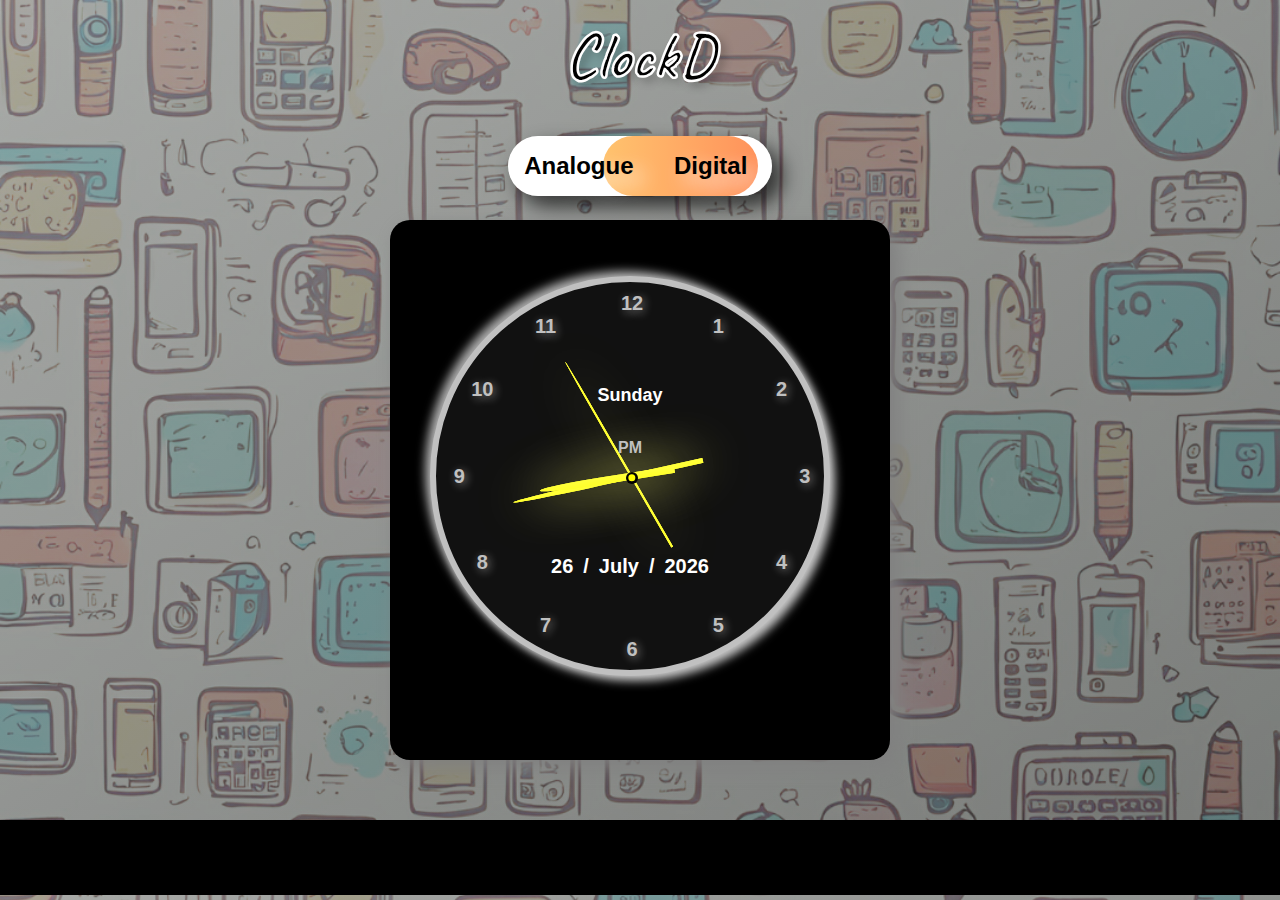
<file: views/clock.html>
<!DOCTYPE html>
<html lang="en">
    <head>
        <meta charset="UTF-8" />
        <meta name="viewport" content="width=device-width, initial-scale=1.0" />
        <link rel="preconnect" href="https://fonts.googleapis.com" />
        <link rel="preconnect" href="https://fonts.gstatic.com" crossorigin />

        <link
            href="https://fonts.googleapis.com/css2?family=Orbitron:wght@400..900&display=swap"
            rel="stylesheet"
        />
        <link rel="stylesheet" href="../public/stylesheets/common.css" />
        <link rel="stylesheet" href="../public/stylesheets/clock/style.css" />
        <link rel="stylesheet" href="../public/stylesheets/clock/analogue.css" />
        <link rel="stylesheet" href="../public/stylesheets/clock/digital.css" />

        <link rel="icon" href="../public/images/clock-app-favicon.jpg" type="image/jpeg" />

        <title>ClockD</title>
    </head>
    <body>
        <header class="head">
            <h1>ClockD</h1>
        </header>
        <main>
            <section class="clock-navbar">
                <div class="slider"></div>
                <div class="clock-nav">
                    <button class="btn analogue-btn" id="analogue-btn">Analogue</button>
                    <button class="btn digital-btn" id="digital-btn">Digital</button>
                </div>
            </section>
            <section class="clocks">
                <div class="clock-block">
                    <section class="clock" id="analogue">
                        <!-- ANALOGUE CLOCK -->
                        <div class="analgoue-clock-box">
                            <div class="analgoue-clock">
                                <div id="clock-border">
                                    <div class="hand" id="seconds"></div>
                                    <div class="hand" id="minutes"></div>
                                    <div class="hand" id="hours"></div>
                                    <div class="dot"></div>
                                    <div class="numbers">
                                        <div class="number">
                                            <p>12</p>
                                        </div>
                                        <div class="number">
                                            <p>1</p>
                                        </div>
                                        <div class="number">
                                            <p>2</p>
                                        </div>
                                        <div class="number">
                                            <p>3</p>
                                        </div>
                                        <div class="number">
                                            <p>4</p>
                                        </div>
                                        <div class="number">
                                            <p>5</p>
                                        </div>
                                        <div class="number">
                                            <p>6</p>
                                        </div>
                                        <div class="number">
                                            <p>7</p>
                                        </div>
                                        <div class="number">
                                            <p>8</p>
                                        </div>
                                        <div class="number">
                                            <p>9</p>
                                        </div>
                                        <div class="number">
                                            <p>10</p>
                                        </div>
                                        <div class="number">
                                            <p>11</p>
                                        </div>
                                        <div class="period-analogue"></div>
                                        <div class="date-analogue">
                                            <div class="date-dd"></div>
                                            <div>/</div>
                                            <div class="date-mm"></div>
                                            <div>/</div>
                                            <div class="date-yy"></div>
                                        </div>
                                        <div class="day-analogue"></div>
                                    </div>
                                </div>
                            </div>
                        </div>
                    </section>
                    <section class="clock" id="digital">
                        <!-- DIGITAL CLOCK -->
                        <div class="dig-clock-box">
                            <div class="time-info">
                                <div class="time-period"></div>
                                <div class="time">
                                    <div class="time-hh"></div>
                                    <div class="sep">:</div>
                                    <div class="time-mm"></div>
                                    <div class="sep">:</div>
                                    <div class="time-ss"></div>
                                </div>
                                <div class="info">
                                    <div class="info-child">Hours</div>
                                    <div class="info-child">Minutes</div>
                                    <div class="info-child">Seconds</div>
                                </div>
                            </div>
                            <div class="date-info">
                                <div class="date-digital">
                                    <div class="date-dd"></div>
                                    <div class="sep">/</div>
                                    <div class="date-mm"></div>
                                    <div class="sep">/</div>
                                    <div class="date-yy"></div>
                                </div>
                                <div class="info">
                                    <div class="info-child">Date</div>
                                    <div class="info-child">Month</div>
                                    <div class="info-child">Year</div>
                                </div>
                            </div>
                            <div class="day-info">
                                <div class="day-digital"></div>
                            </div>
                        </div>
                    </section>
                </div>
            </section>
        </main>
        <footer>
            <div class="credit">Crafted by KD</div>
        </footer>
    </body>
    <script src="../javascripts/clock/script.js"></script>
    <script src="../javascripts/clock/analogue.js"></script>
    <script src="../javascripts/clock/digital.js"></script>
</html>
</file>
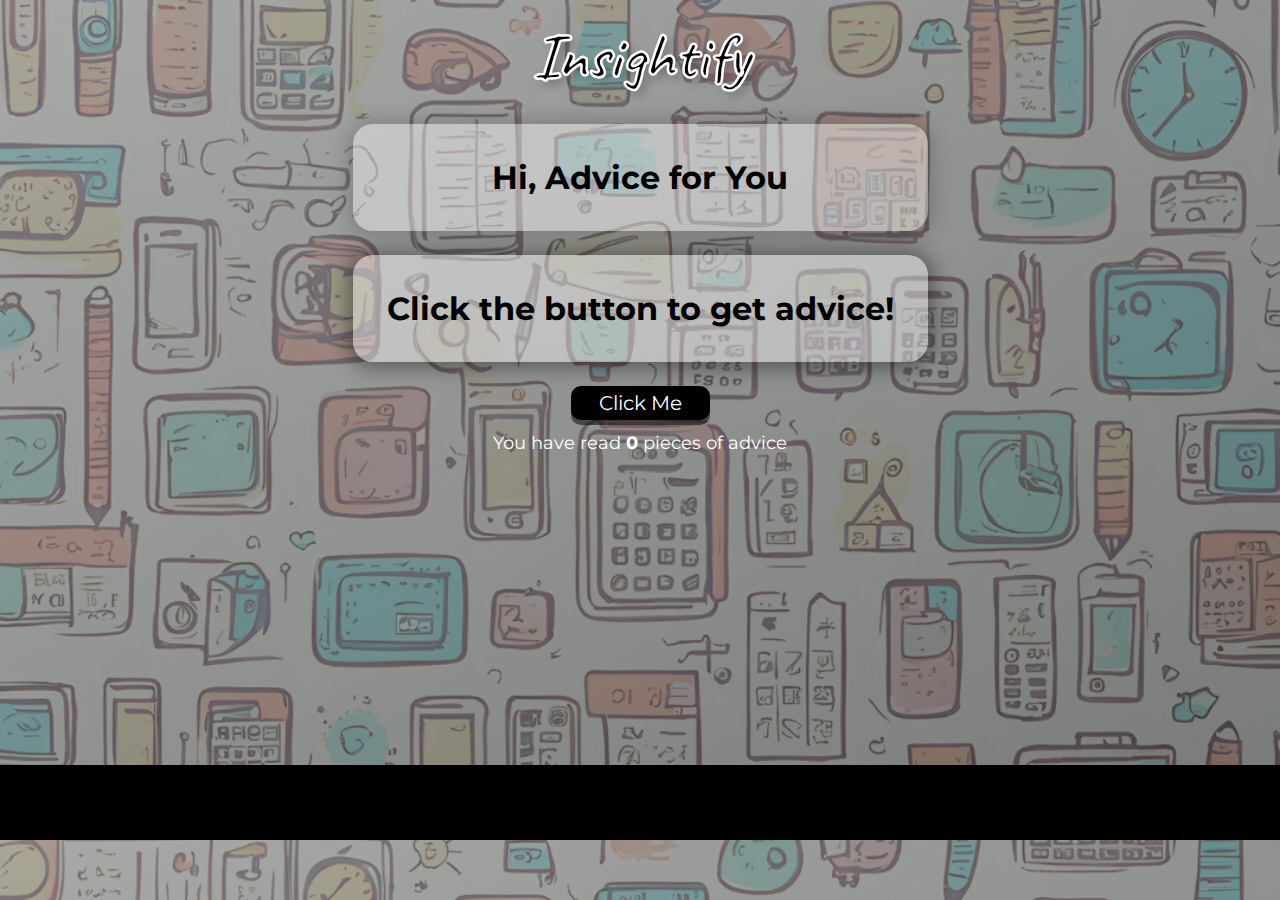
<file: views/quote-generator.html>
<!DOCTYPE html>
<html lang="en">
    <head>
        <meta charset="UTF-8" />
        <meta name="viewport" content="width=device-width, initial-scale=1.0" />
        <title>Insightify</title>
        <link rel="preconnect" href="https://fonts.googleapis.com" />
        <link rel="preconnect" href="https://fonts.gstatic.com" crossorigin />
        <link
            rel="stylesheet"
            href="https://cdnjs.cloudflare.com/ajax/libs/font-awesome/6.0.0-beta3/css/all.min.css"
        />
        <link
            href="https://fonts.googleapis.com/css2?family=Caveat:wght@400..700&display=swap"
            rel="stylesheet"
        />
        <!-- <link
            href="https://fonts.googleapis.com/css2?family=Poppins:ital,wght@0,100;0,200;0,300;0,400;0,500;0,600;0,700;0,800;0,900;1,100;1,200;1,300;1,400;1,500;1,600;1,700;1,800;1,900&display=swap"
            rel="stylesheet"
        /> -->
        <!-- <link
            href="https://fonts.googleapis.com/css2?family=Montserrat:ital,wght@0,100..900;1,100..900&display=swap"
            rel="stylesheet"
        /> -->
        <link rel="stylesheet" href="../public/stylesheets/quote-generator/style.css" />
        <link rel="stylesheet" href="../public/stylesheets/common.css" />
        <link
            rel="icon"
            href="../public/images/advice-generator-app-favicon.png"
            type="image/jpeg"
        />
    </head>
    <body>
        <header class="head">
            <h1>Insightify</h1>
        </header>
        <main>
            <section>
                <div class="main-container">
                    <div class="title-container">
                        <h2 class="greetings">Hi, Advice for You</h2>
                    </div>
                    <div id="advice-container" class="advice-container">
                        <h2 id="advice">
                            <!-- <i class="fa fa-quote-left"></i> -->
                            <span>Click the button to get advice!</span>
                        </h2>
                    </div>
                    <div class="button-container">
                        <button id="new-advice-button">Click Me</button>
                        <p id="message">You have read <strong>0</strong> pieces of advice</p>
                    </div>
                    <!-- <div id="loader" class="loader-container hidden"></div> -->
                </div>
            </section>
        </main>
        <footer>
            <div class="credit">Crafted by KD</div>
        </footer>
        <script src="../javascripts/quote-generator/script.js"></script>
    </body>
</html>
</file>
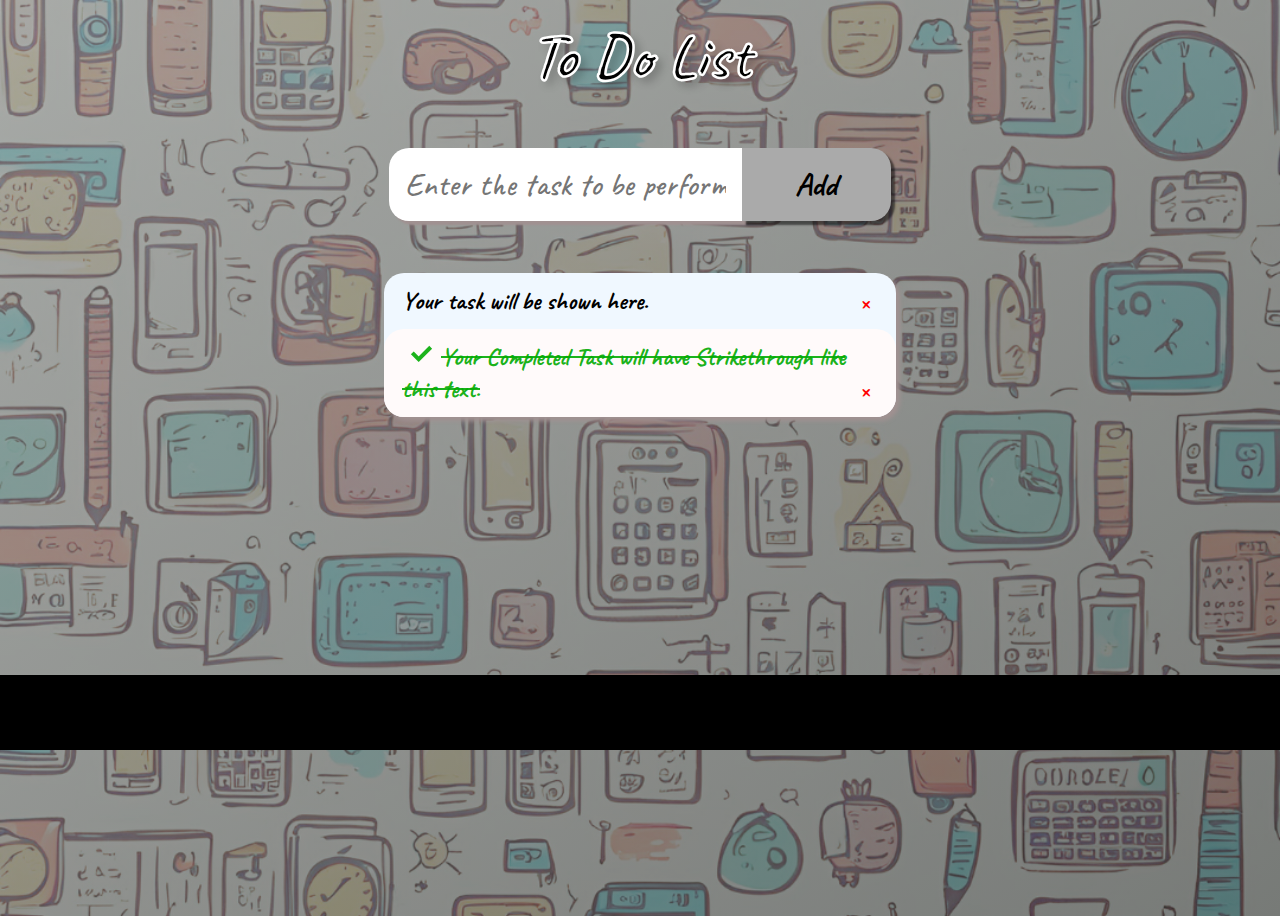
<file: views/to-do-list.html>
<!DOCTYPE html>
<html lang="en">
    <head>
        <meta charset="UTF-8" />
        <meta name="viewport" content="width=device-width, initial-scale=1.0" />
        <title>To Do List</title>
        <link rel="preconnect" href="https://fonts.googleapis.com" />
        <link rel="preconnect" href="https://fonts.gstatic.com" crossorigin />
        <link
            href="https://fonts.googleapis.com/css2?family=Caveat:wght@400..700&display=swap"
            rel="stylesheet"
        />
        <link rel="stylesheet" href="../public/stylesheets/to-do-list/style.css" />
        <link rel="stylesheet" href="../public/stylesheets/common.css" />

        <link rel="icon" href="../public/images/to-do-list-app-favicon.png" type="image/jpeg" />
    </head>
    <body>
        <main>
            <header class="head">
                <h1>To Do List</h1>
            </header>
            <section class="to-do-container">
                <div class="to-do-box">
                    <div id="input-area">
                        <input
                            type="text"
                            name="addItem"
                            id="addItem"
                            placeholder="Enter the task to be performed"
                        />
                        <button class="add-btn">Add</button>
                    </div>
                    <div id="display-area">
                        <ul id="display-list">
                            <li>Your task will be shown here.</li>
                            <li class="checked">
                                Your Completed Task will have Strikethrough like this text.
                            </li>
                        </ul>
                    </div>
                </div>
            </section>
        </main>
        <footer>
            <div class="credit">Crafted by KD</div>
        </footer>
        <script src="../javascripts/to-do-list/script.js"></script>
    </body>
</html>
</file>
<file: public/stylesheets/common.css>
@import url(https://fonts.googleapis.com/css2?family=Caveat:wght@400..700&display=swap);
@import url("https://fonts.googleapis.com/css2?family=Patrick+Hand+SC&display=swap");

* {
    padding: 0;
    margin: 0;
    box-sizing: border-box;
}

html {
    font-size: 62.5%;
    font-family: "Caveat", cursive;
    /* Does NOT work on Safari */
    /* scroll-behavior: smooth; */
}

body {
    background-image: linear-gradient(
            to right bottom,
            rgba(255, 255, 255, 0.35),
            rgba(115, 115, 115, 0.35)
        ),
        url(../images/bg4b.png);
    /* background-repeat: repeat; */
    background-size: cover;
}

a {
    text-decoration: none;
}

button {
    all: unset;
}

h1 {
    font-size: 6.4rem;
    font-weight: 900;
    text-align: center;
    font-family: "Caveat", cursive;
    /* font-family: "Patrick Hand SC", cursive; */
    margin: 1.6rem;
    -webkit-text-stroke: 0.25rem #fff;
    color: #000;
    text-shadow: 5px 5px 10px rgba(0, 0, 0, 0.29);
    -webkit-background-clip: text;
    background-clip: text;
    /* background-image: linear-gradient(45deg, #0055ff, #206bff, #fff); */
}

footer {
    background-color: #000;
    /* position: fixed; */
    margin-top: 1.2rem;
    bottom: 0;
    width: 100%;
    text-align: center;
}

.credit {
    font-size: 3.2rem;
    text-align: center;
    font-weight: 700;
    font-family: "Patrick Hand SC";
    padding: 1.6rem 0;
    color: transparent;
    -webkit-background-clip: text;
    background-clip: text;
    animation: text-gradient 5s ease-in-out infinite;
    text-shadow: 5px 5px 10px rgba(0, 0, 0, 0.326);
}

@keyframes text-gradient {
    0% {
        background-image: linear-gradient(45deg, #ff5733, #33ff57, #33ffff, #ff33f5, #ff0);
    }
    20% {
        background-image: linear-gradient(45deg, #33ff57, #33ffff, #ff33f5, #ff0, #ff5733);
    }
    40% {
        background-image: linear-gradient(45deg, #33ffff, #ff33f5, #ff0, #ff5733, #33ff57);
    }
    60% {
        background-image: linear-gradient(45deg, #ff33f5, #ff0, #ff5733, #33ff57, #33ffff);
    }
    80% {
        background-image: linear-gradient(45deg, #ff0, #ff5733, #33ff57, #33ffff #ff33f5);
    }
    100% {
        background-image: linear-gradient(45deg, #ff5733, #33ff57, #33ffff, #ff33f5, #ff0);
    }
}
</file>
<file: public/stylesheets/clock/style.css>
/* GENERAL CSS */

* {
    padding: 0;
    margin: 0;
    box-sizing: border-box;
}

html {
    font-size: 62.5%;
    font-family: "Poppins", sans-serif;
    /* Does NOT work on Safari */
    /* scroll-behavior: smooth; */
}

/* CLOCK TOGGLING and CONTAINER */

.clock-navbar {
    margin: 2.4rem auto;
    border: 0 solid #444;
    border-radius: 50rem;
    width: 20.6%;
    box-shadow: 10px 10px 20px rgba(0, 0, 0, 0.7);
}

.clock-nav {
    display: flex;
    text-align: center;
    justify-content: space-around;
    align-items: center;
    background-color: #fff;
    border-radius: 50rem;
}

.btn {
    width: 50%;
    padding: 1.6rem;
    font-size: 2.4rem;
    font-weight: 600;
    /* gap: 1.6rem; */
    border: none;
    outline: none;
    background-color: transparent;
    color: #000;
    text-shadow: 10px 10px 20px rgba(255, 255, 255, 0.9);
    position: relative;
    cursor: pointer;
}

main {
    display: flex;
    flex-direction: column;
    align-items: center;
    justify-content: center;
}

.clocks {
    position: relative;
    overflow: hidden;
    background-color: white;
    box-shadow: 8px 8px 20px rgb(128, 128, 128);
    height: 54rem;
    width: 50rem;
    margin-bottom: 4.8rem;
    border-radius: 2rem;
    background-color: #000;
}

.clock-block {
    display: flex;
    position: relative;
    font-size: 2.4rem;
    padding: 5.6rem 0;
    transition: all 0.5s ease-in-out;
    left: 0;
}

.clock-block-move {
    transform: translateX(-47rem);
}

.slider {
    height: 6rem;
    width: 15.5rem;
    border-radius: 50rem;
    background-image: linear-gradient(to right, #ffc36e, #ff925b);
    position: absolute;
    top: 13.6rem;
    left: 60.3rem;
    transition: all 0.5s ease-in-out;
}

.moveslider {
    left: 76.15rem;
}

.clock {
    height: 100%;
    width: 50rem;
    /* display: flex;
    flex-direction: column;
    text-align: center;
    align-items: center;
    justify-content: center; */
    padding: 0 4rem;
    border: none;
    outline: none;
    background-color: transparent;
    position: relative;
}

/* ANALOGUE CLOCK */

/* present in the file analogue.css */

/* DIGITAL CLOCK */

/* present in the file digital.css */

/* FOOTER */

/* In the file common.css which contains the footer of the whole project */
</file>
<file: public/stylesheets/clock/analogue.css>
#analogue {
    display: flex;
    flex-direction: column;
    text-align: center;
    align-items: center;
    justify-content: center;
}

#clock-border {
    height: 40rem;
    width: 40rem;
    display: flex;
    align-items: center;
    justify-content: center;
    position: relative;
    margin: 0 auto;
    background-color: #111;
    border: 0.6rem solid #c0c0c0;
    border-radius: 50%;
    box-shadow: 5px 5px 10px #ffffffc5, -5px -5px 10px #d4d4d4ca;
}

.hand {
    position: absolute;
    left: 50%;
    height: 60%;
    width: 0.5rem;
    background-color: #ff0;
    transform: rotate(0deg) translateY(-2.4rem);
    border-top-left-radius: 50%;
    border-top-right-radius: 50%;
    /* border-radius: 50%; */
    /* border-top-left-radius: 50%;
    border-top-right-radius: 50%;
    border-bottom-right-radius: 50%; */
    box-shadow: inset 5px 5px 10px #ffff2f, inset -5px -5px 10px #ffff5d, 1px 1px 50px #fdfd75;
    transform-origin: 50% 50%;
}

#seconds {
    width: 0.25rem;
    margin-left: -0.05rem;
    height: 55%;
}

#minutes {
    width: 0.5rem;
    height: 50%;
}

#hours {
    height: 35%;
    width: 0.75rem;
    margin-left: -0.25rem;
}

.dot {
    height: 1.2rem;
    width: 1.2rem;
    position: absolute;
    top: 50%;
    left: 50%;
    margin-left: -0.4rem;
    margin-top: -0.4rem;
    border-radius: 50%;
    background-color: #000;
}

.dot::before {
    content: "";
    display: block;
    width: 60%;
    height: 60%;
    background-color: #ff0;
    position: absolute;
    top: 60%;
    left: 60%;
    transform: translate(-65%, -65%);
    border-radius: 50%;
}

.numbers {
    width: 95%;
    height: 95%;
    color: #c0c0c0;
    font-weight: 700;
    font-size: 2rem;
    position: relative;
    /* z-index: -1; */
}

.number {
    height: 100%;
    position: absolute;
    left: 50%;
    top: 0;
    width: 2.4rem;
    margin-left: -1rem;
    text-shadow: 2px 2px 10px #ffffff7c;
    text-align: center;
}

.period-analogue {
    /* font-size: 1.6rem; */
    color: #c0c0c0;
    position: relative;
    top: 40%;
    font-size: 1.6rem;
}

.date-analogue {
    gap: 1rem;
    display: flex;
    color: #fff;
    position: relative;
    font-size: 2rem;
    top: 60%;
    align-items: center;
    justify-content: center;
    margin: 2.4rem;
}

.day-analogue {
    color: #fff;
    position: relative;
    font-size: 1.8rem;
    padding: 0.4rem;
    text-align: center;
    z-index: 100;
}
</file>
<file: public/stylesheets/clock/digital.css>
.dig-clock-box {
    margin: 1rem 0.8rem;
    padding: 2rem 0;
    color: #17d4fe;
    font-size: 3rem;
    display: flex;
    flex-direction: column;
    align-items: center;
    justify-content: center;
    text-align: center;
}

.info {
    display: flex;
    align-items: center;
    justify-content: space-evenly;
    font-size: 1.6rem;
    margin: 2.4rem;
    margin-top: 0;
    gap: 5.6rem;
    padding-bottom: 1.6rem;
    color: #cacaca;
    opacity: 0.8;
}

.date-digital,
.time {
    /* border: 0.6rem solid #f00;
    border-radius: 2rem; */
    display: flex;
    gap: 1.2rem;
    align-items: center;
    justify-content: flex-end;
    margin: 2.4rem;
    margin-bottom: 0;
    padding: 1.6rem;
    font-family: "Orbitron", system-ui, -apple-system, BlinkMacSystemFont, "Segoe UI", Roboto,
        Oxygen, Ubuntu, Cantarell, "Open Sans", "Helvetica Neue", sans-serif;
    font-style: italic;
    font-weight: 800;
}

.sep {
    /* box-shadow: none; */
    opacity: 0.8;
}

.time {
    margin-top: 0;
    font-size: 3.6rem;
    gap: 2.4rem;
}

.time-period {
    padding-top: 1.6rem;
    text-align: right;
    font-size: 2rem;
}

.day-digital {
    padding-bottom: 2.4rem;
    text-align: center;
    font-family: "Orbitron", system-ui, -apple-system, BlinkMacSystemFont, "Segoe UI", Roboto,
        Oxygen, Ubuntu, Cantarell, "Open Sans", "Helvetica Neue", sans-serif;
    font-style: italic;
    font-weight: 800;
    font-size: 3.2rem;
}
</file>
<file: public/stylesheets/quote-generator/style.css>
@import url("https://fonts.googleapis.com/css2?family=Montserrat:ital,wght@0,100..900;1,100..900&display=swap");

body {
    margin: 0;
    /* min-height: 100vh; */
    display: flex;
    justify-content: center;
    align-items: center;
    flex-direction: column;
    font-family: "Montserrat", sans-serif;
    background-color: #fff;
}

main {
    min-height: 71.2vh;
}

.main-container {
    text-align: center;
    max-width: 80rem;
    margin: 0 auto;
}

.title-container {
    font-weight: 600;
    font-size: 1.2rem;
    color: #000;
    background-color: rgba(255, 255, 255, 0.4);
    box-shadow: 0 0.1rem 2rem 0.5rem rgba(0, 0, 0, 0.18);
    border-radius: 2rem;
    padding: 1rem;
    margin: 1.2rem 0 2.4rem;
}

.advice-container {
    font-weight: 600;
    max-width: 100rem;
    background-color: rgba(255, 255, 255, 0.4);
    box-shadow: 0 0.1rem 2rem 0.5rem rgba(0, 0, 0, 0.4);
    border-radius: 2rem;
    padding: 1rem;
    text-align: center;
    margin: 1.2rem 0 2.4rem;
}

.fa-quote-left {
    font-size: 4.8rem;
    color: #fff;
}

.greetings,
#advice {
    font-size: 3.2rem;
    padding: 2.4rem;
}

.button-container {
    display: flex;
    align-items: center;
    flex-direction: column;
    justify-content: center;
    /* margin: 1rem 0; */
    gap: 1.2rem;
}

#new-advice-button {
    /* background-color: #000;
    color: #fff;
    border: none;
    padding: 0.5rem 1rem;
    border-radius: 5px;
    cursor: pointer;
    font-size: 1rem; */
    background: #000;
    border: none;
    border-radius: 1rem;
    box-shadow: 0 0.5rem #00000083;
    color: #fff;
    cursor: pointer;
    font-size: 2rem;
    outline: none;
    padding: 0.5rem 2.8rem;
}

#new-advice-button:hover {
    background-color: #444;
}

#message {
    font-size: 1.8rem;
    color: #fff;
}

/* .loader-container {
    display: flex;
    justify-content: center;
    align-items: center;
    margin: 2rem 0;
}

.loader {
    border: 8px solid rgba(0, 0, 0, 0.1);
    border-radius: 50%;
    border-top: 8px solid #000;
    width: 50px;
    height: 50px;
    animation: spin 1s linear infinite;
}

.hidden {
    display: none;
}

@keyframes spin {
    0% {
        transform: rotate(0deg);
    }
    100% {
        transform: rotate(360deg);
    }
} */
</file>
<file: public/stylesheets/to-do-list/style.css>
* {
    padding: 0;
    margin: 0;
    box-sizing: border-box;
    font-family: "Caveat", cursive;
}

html {
    font-size: 62.5%;
    font-family: "Poppins";
    /* Does NOT work on Safari */
    /* scroll-behavior: smooth; */
}

/* body {
    background-image: linear-gradient(to bottom, #fff, #ccc, #aaa, #888, #666, #444, #222, #000);
} */

body {
    background-image: linear-gradient(to bottom, #fff, #ccc, #aaa, #888, #666, #444, #222, #000);
    min-height: 100vh; /* Ensure body takes up at least the full viewport height */
    position: relative; /* Position relative for footer positioning */
}

.to-do-container {
    margin-bottom: 21rem;
    padding-bottom: 4.8rem;
}

#input-area {
    display: flex;
    justify-content: center;
    align-items: center;
    margin: 3.2rem;
    padding: 2rem;
}

input {
    margin: 0;
    border: none;
    width: 30%;
    padding: 1.6rem;
    font-size: 3.2rem;
    font-weight: 500;
    border-radius: 2rem 0 0 2rem;
    text-align: center;
    box-shadow: 4px 4px 2px #a09191;
}

.add-btn {
    padding: 1.6rem;
    background-color: #aaa;
    border: none;
    border-radius: 0 2rem 2rem 0;
    box-shadow: 4px 4px 2px #00000085;
    color: black;
    width: 10%;
    font-size: 3.2rem;
    font-weight: 900;
    text-align: center;
    cursor: pointer;
}

.add-btn:hover {
    background-color: #000;
    color: #fff;
}

.add-btn:active {
    box-shadow: 0px 2px 0px #00000085;
    transform: translateY(4px);
}

#display-area {
    display: flex;
    justify-content: center;
    align-items: center;
}

ul {
    list-style-type: none;
    font-size: 25px;
    font-weight: 500;
    background-color: #f0f8ff;
    color: black;
    font-size: 20px;
    width: 40%;
    border-radius: 20px;
    box-shadow: 4px 4px 4px rgb(160, 145, 145);
}

ul li {
    cursor: pointer;
    color: black;
    font-size: 25px;
    font-weight: bold;
    width: auto;
    padding: 12px 18px 12px 18px;
    border-radius: 20px 20px 20px 20px;
    transition: 0.2s;
}

ul li:nth-last-child(odd) {
    background-color: snow;
}

ul li:hover {
    background-color: #fff6ea;
}

ul li.checked {
    text-decoration: line-through;
    color: #04ab04e7;
}

ul li.checked::before {
    content: "";
    float: left;
    margin: 1px 14px 1px 14px;
    border-color: #04ab04e7;
    border-style: solid;
    border-width: 0px 4px 4px 0px;
    top: 10px;
    left: 16px;
    transform: rotate(45deg);
    height: 15px;
    width: 7px;
    transition: 0.5s;
}

.close {
    padding: 1px 8px 1px 8px;
    top: 0;
    right: 0;
    color: #f00;
    float: right;
}
</file>
